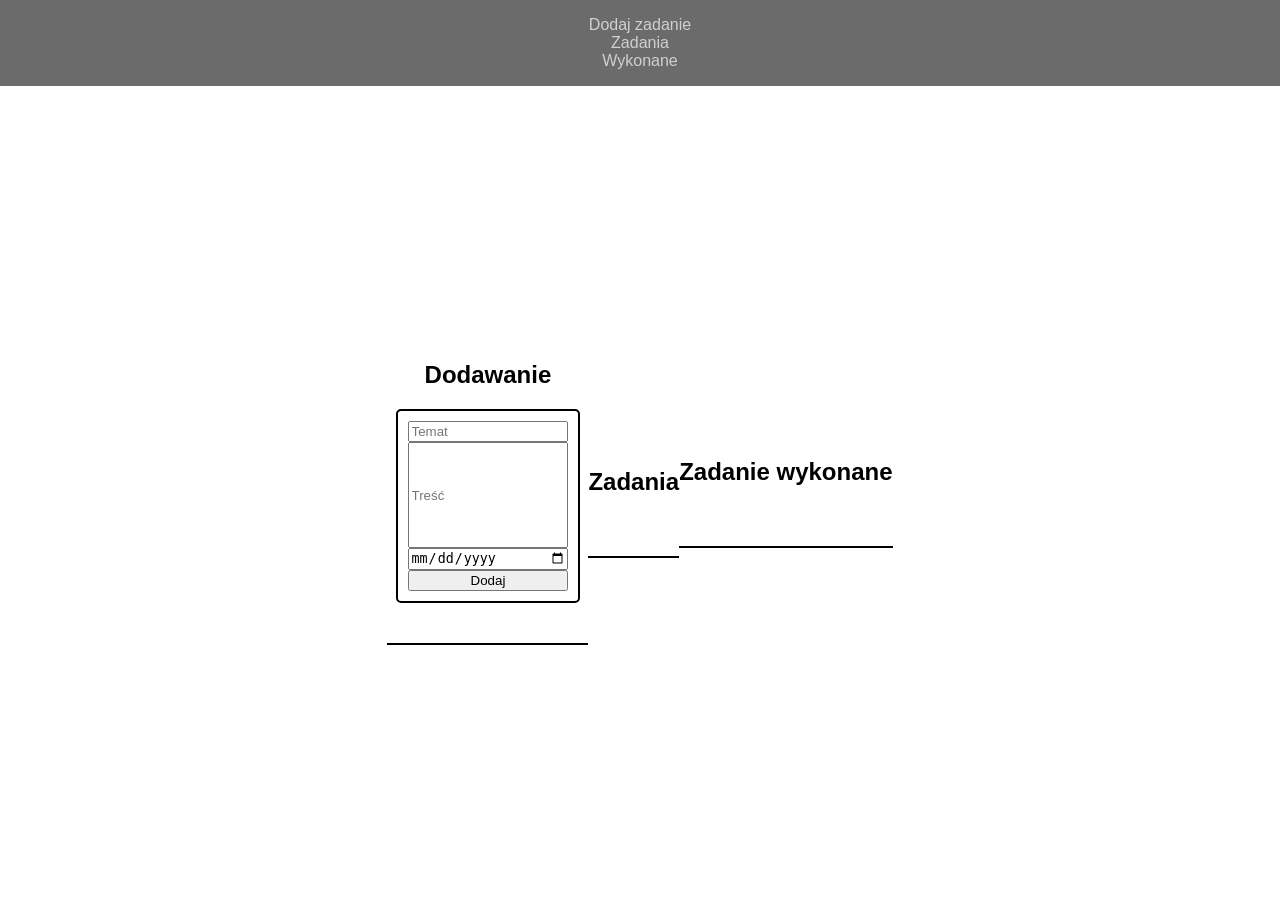
<file: 19 dzien z 38/index.html>
<!DOCTYPE html>
<html lang="en">
<head>
    <meta charset="UTF-8">
    <meta name="viewport" content="width=device-width, initial-scale=1.0">
    <title></title>
    <link rel="stylesheet" href="style.css">
</head>
<body>
    <header>
        <ul>
            <li><a href="#sec-up">Dodaj zadanie</a></li>
            <li><a href="#sec-mid">Zadania</a></li>
            <li><a href="#sec-down">Wykonane</a></li>
        </ul>
           </header>
           <div class="container"><section id="sec-up">
        <h2>Dodawanie</h2>
        <div id="form">
            
            <input type="text" placeholder="Temat" id="temat-zad">
            <input type="text" placeholder="Treść" id="tresc-zad">
            <input type="date" placeholder="Data" id="data-zad">
            
            <button onclick="DodajZad()">Dodaj</button>

        </div>
    </section>
    <section id="sec-mid">
        <h2>Zadania</h2>
    </section>
    <section id="sec-down">
            <h2>Zadanie wykonane</h2>

        
    </section>
</div>
    
    <footer></footer>
    


    <script src="js.js"></script>
</body>
</html>
</file>
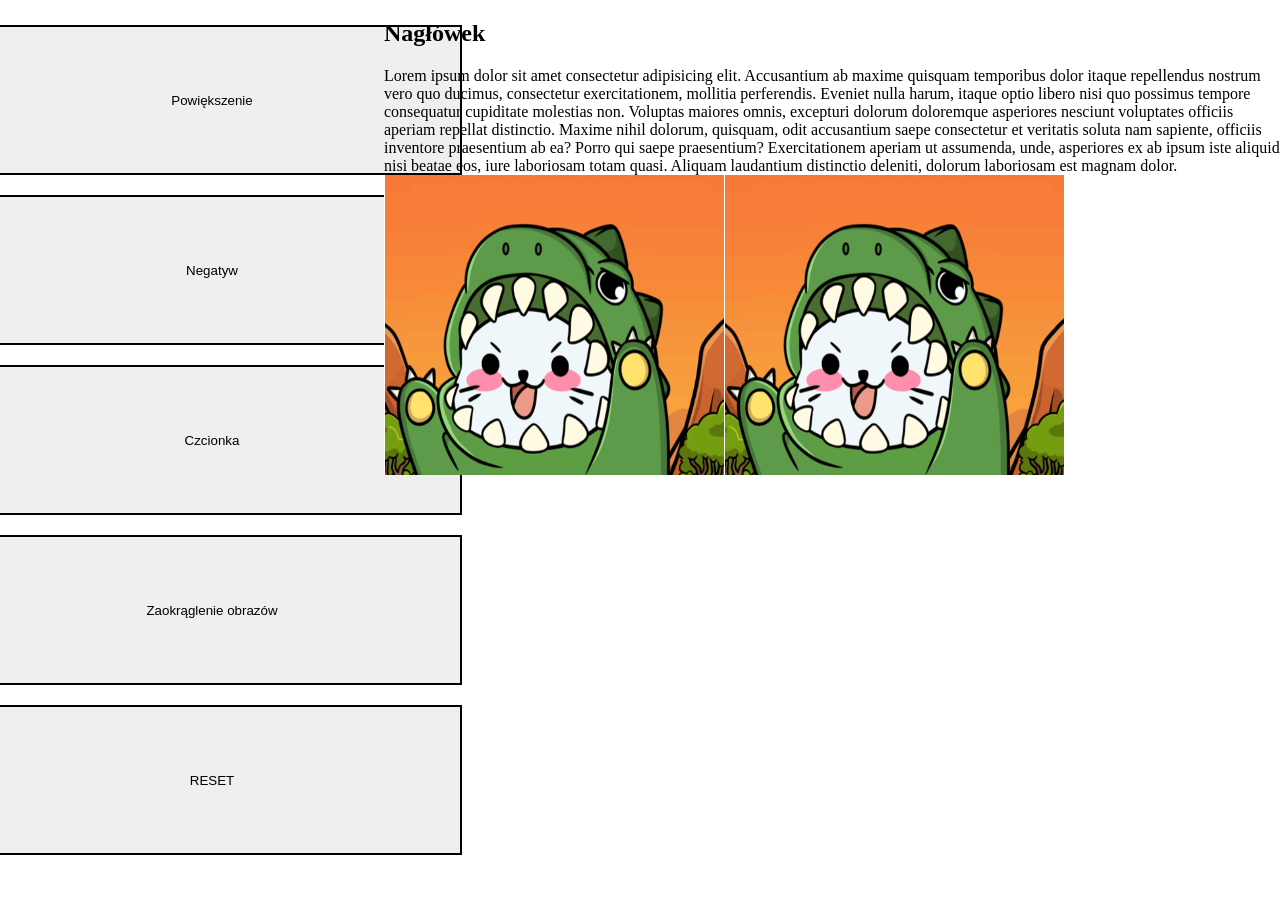
<file: 20 dzien z 38/index.html>
<!DOCTYPE html>
<html lang="en">
<head>
    <meta charset="UTF-8">
    <meta name="viewport" content="width=device-width, initial-scale=1.0">
    <link rel="stylesheet" href="style.css">
    <title>DoCK</title>
</head>
<body id="body">
    <section id="left">
        <ul>
            <li><button  onclick="zmiana(1)">Powiększenie</button></li>
            <li><button  onclick="zmiana(2)">Negatyw</button></li>
            <li><button  onclick="zmiana(3)">Czcionka</button></li>
            <li><button  onclick="zmiana(4)">Zaokrąglenie obrazów</button></li>
            <li><button  onclick="zmiana(5)">RESET</button></li>
        </ul>
    </section>
    <section id="right">
        <div id="naglowek"><h1>Nagłówek</h1></div>
        <div id="text">Lorem ipsum dolor sit amet consectetur adipisicing elit. Accusantium ab maxime quisquam temporibus dolor itaque repellendus nostrum vero quo ducimus, consectetur exercitationem, mollitia perferendis. Eveniet nulla harum, itaque optio libero nisi quo possimus tempore consequatur cupiditate molestias non. Voluptas maiores omnis, excepturi dolorum doloremque asperiores nesciunt voluptates officiis aperiam repellat distinctio. Maxime nihil dolorum, quisquam, odit accusantium saepe consectetur et veritatis soluta nam sapiente, officiis inventore praesentium ab ea? Porro qui saepe praesentium? Exercitationem aperiam ut assumenda, unde, asperiores ex ab ipsum iste aliquid nisi beatae eos, iure laboriosam totam quasi. Aliquam laudantium distinctio deleniti, dolorum laboriosam est magnam dolor.</div>
        <div id="images">
            <div id="img-left"><img src="Zrzut ekranu 2025-09-17 131249.png" alt="Kot" id="kotl"></div>
            <div id="img-right"><img src="Zrzut ekranu 2025-09-17 131249.png" alt="Kot" id="kotr"></div>
        </div>
    </section>


    <script src="js.js"></script>
</body>
</html>
</file>
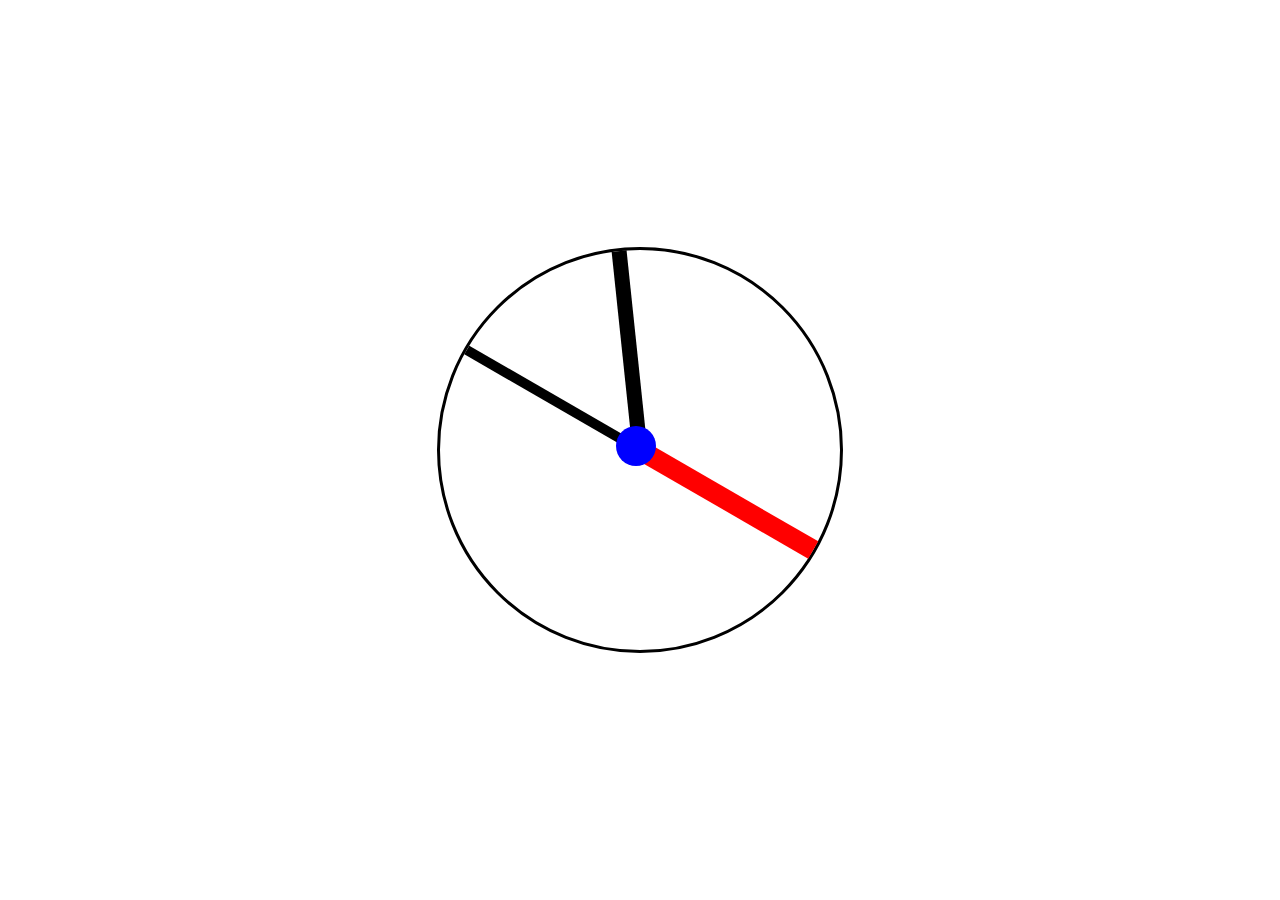
<file: 29 dzien z 38/inde.html>
<!DOCTYPE html>
<html lang="en">
<head>
    <meta charset="UTF-8">
    <meta name="viewport" content="width=device-width, initial-scale=1.0">
    <title>Zegar</title>
    <link rel="stylesheet" href="css.css">
</head>
<body>
   <section id="srod">
    <div id="zegar">
        <div id="kolko"></div>
        <div class="wskaz" id="godz"></div>
        <div class="wskaz" id="min"></div>
        <div class="wskaz" id="sec"></div>
   </div></section>
    




    <script src="js.js"></script>
</body>
</html>
</file>
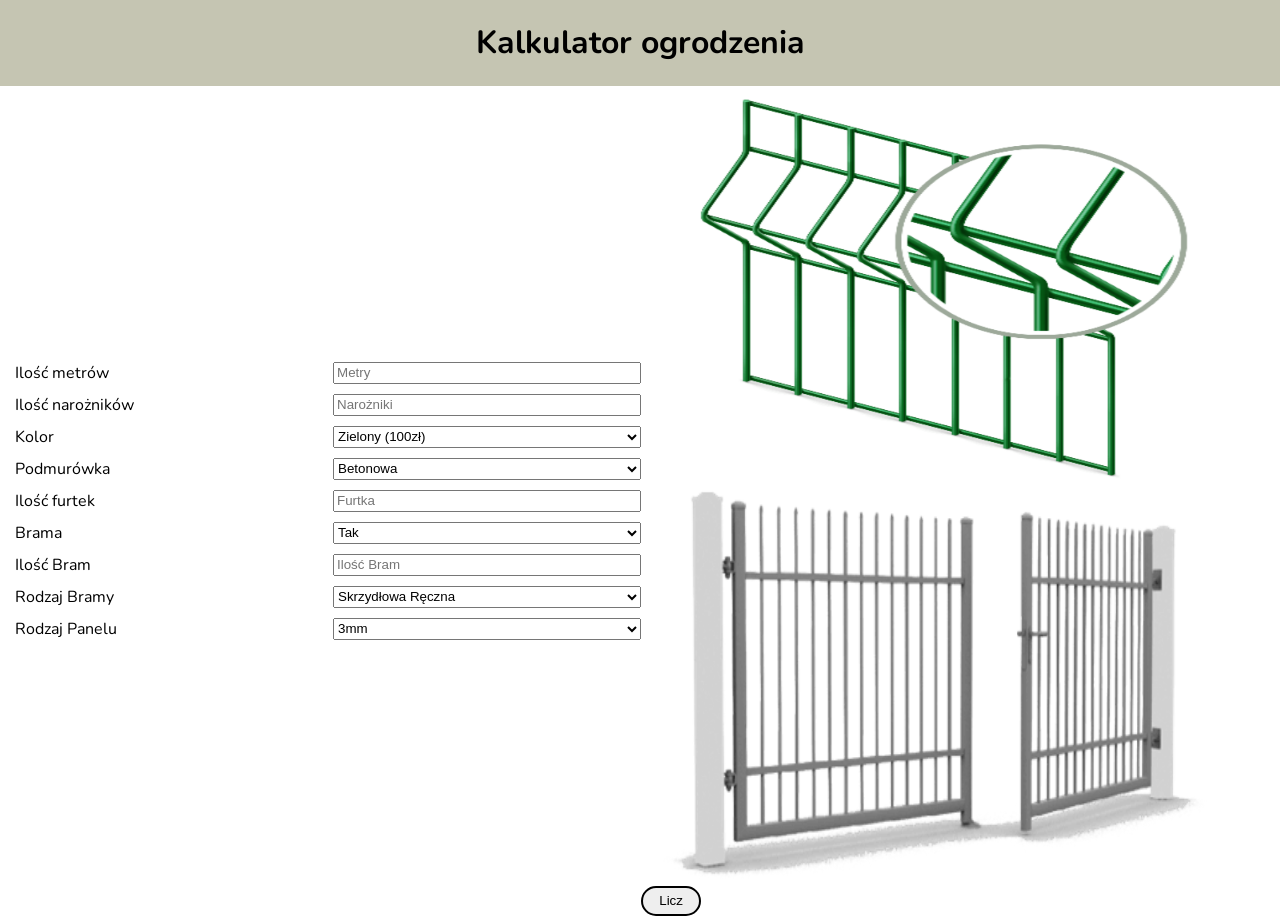
<file: 31 dzien z 38/html.html>
<!DOCTYPE html>
<html lang="en">
<head>
    <meta charset="UTF-8">
    <meta name="viewport" content="width=device-width, initial-scale=1.0">
    <title>Płot</title>
    <link rel="stylesheet" href="css.css">
</head>
<body>
    <header><h1>Kalkulator ogrodzenia</h1></header>
    <section id="mid">
        <div id="left">
            <label for="metr">Ilość metrów</label>
            <input type="number" placeholder="Metry" id="metr">
            <label for="naroz">Ilość narożników</label>
            <input type="number" placeholder="Narożniki" id="naroz">
            <label for="color">Kolor</label>
            <select name="Kolor" id="color">
                <option value="zielony plot.png">Zielony       (100zł)</option>
                <option value="plot.png">Czarny        (110zł)</option>
                <option value="grafit.png">Grafitowy     (120zł)</option>
                <option value="ocynk.png">Ocynkowany     (0zł)</option>
            </select>
            <label for="podm">Podmurówka</label>
            <select name="Podmurówka" id="podm">
                <option value="betonowa">Betonowa</option>
                <option value="brak">Brak</option>
            </select>
            <label for="furtka">Ilość furtek</label>
            <input type="number" id="furtka" placeholder="Furtka">
            <label for="bram">Brama</label>
            <select name="Brama" id="bram">
                <option value="1">Tak</option>
                <option value="2">Nie</option>
            </select>
            <label for="bram-il">Ilość Bram</label>
            <input type="number" placeholder="Ilość Bram" id="bram-il">
            <label for="bram-rodz">Rodzaj Bramy</label>
            <select name="Rodzaj" id="rodzaj">
                <option value="brama-skrzydlowa.png">Skrzydłowa Ręczna</option>
                <option value="brama-przesuwna.png">Przesuwna Ręczna</option>
                <option value="brama-skrzydlowa-aut.png">Skrzydłowa Automatyczna</option>
                <option value="brama-przesuwna-aut.png">Przesuwna Automatyczna</option>
            </select>
          
            <label for="panel">Rodzaj Panelu</label>
             <select name="panel" id="panel">
                <option value="3mm">3mm</option>
                <option value="4mm">4mm</option>
                <option value="5mm">5mm</option>
                
            </select>
           
           
        </div>
        <div id="right">
            <img src="zielony plot.png" alt="plot" id="imgPlot">
            <img src="brama-skrzydlowa.png" alt="brama" id="imgBrama"> 
            <button id="but" onclick="Oblicz()">Licz</button>
        </div>

        
    </section>

        <table id="table">
            <thead><tr>
                <th><h2>Fakture poproszę</h2></th>
            </tr></thead>
            <tbody id="tbody"></tbody>
            <tfoot id="tfoot"></tfoot>
        </table>
        <button id="back" onclick="back()">Powrót</button>










    <script src="js.js"></script>
</body>
</html>
</file>
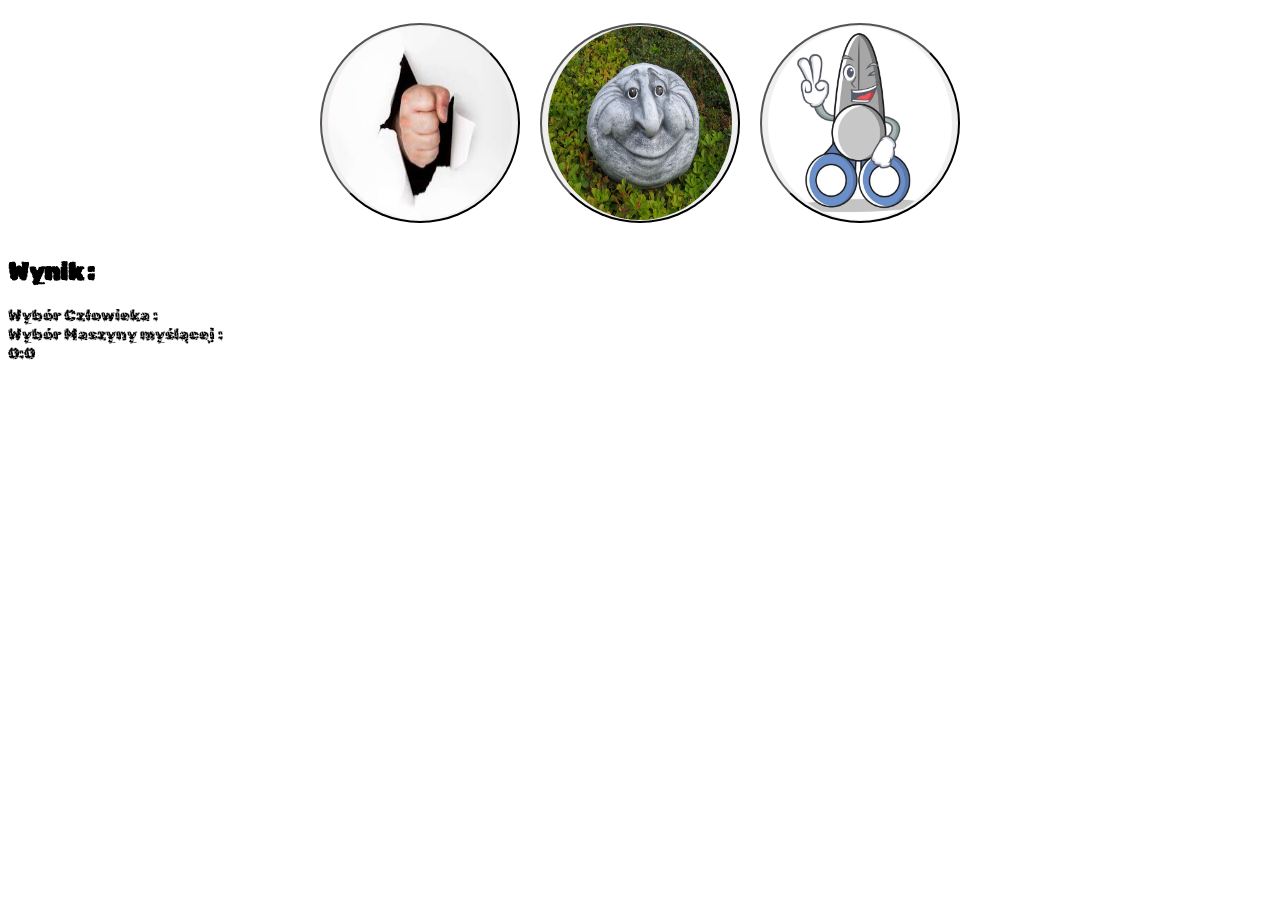
<file: 33 dzien z 38 - html,js.css/html.html>
<!DOCTYPE html>
<html lang="en">
<head>
    <meta charset="UTF-8">
    <meta name="viewport" content="width=device-width, initial-scale=1.0">
    <link rel="stylesheet" href="style.css">
    <title>Document</title>
</head>
<body id="body">
    <section id="przyc">
        <button id="papier" onclick="losowanie('papier')"><img src="papier.jpg" alt="papierek"></button>
        <button id="kamien" onclick="losowanie('kamien')"><img src="kamien.jpg" alt="kamienius"></button>
        <button id="nozyce" onclick="losowanie('nozyce')"><img src="nozyce.jpg" alt="nozyce"></button>

    </section>
    <section>
        <div id="wynikslowo"><h1>Wynik : <span id="wynik"></span></h1></div>
        <div id="wyborMojhahah"> Wybór Człowieka : <span id="wyborMoj"></span> </div>
        <div id="slowo"> Wybór Maszyny myślącej : <span id="wyborKomp"></span> </div>
    </section>
    
    <section>
        <div id="winy"><span id="win">0</span>:<span id="lose">0</span></div>
    </section>




    <script src="js.js"></script>
</body>
</html>
</file>
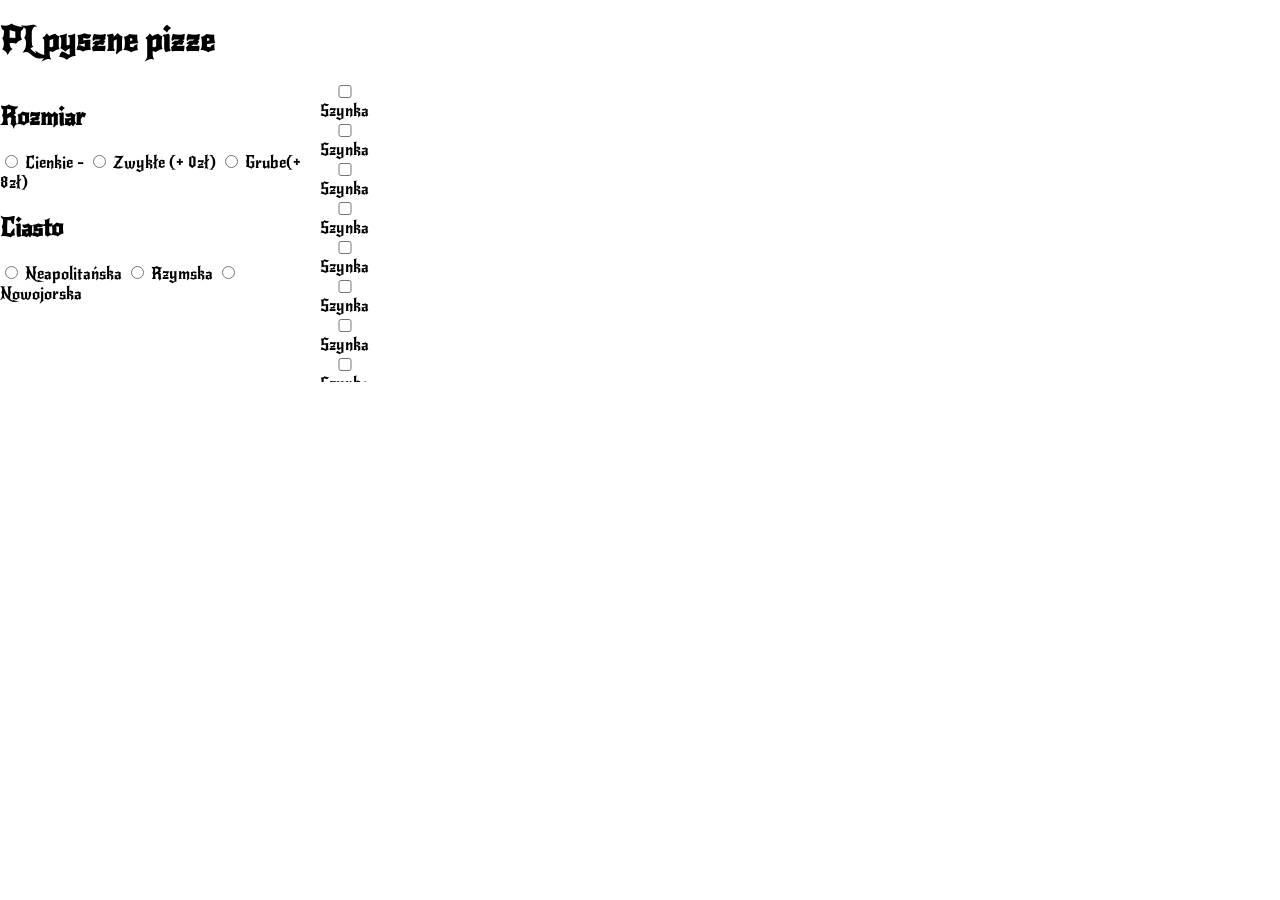
<file: 35 dzien z 38/html.html>
<!DOCTYPE html>
<html lang="en">
<head>
    <meta charset="UTF-8">
    <meta name="viewport" content="width=device-width, initial-scale=1.0">
    <link rel="stylesheet" href="css.css">
    <title>PL.pyszne</title>
</head>
<body>
    <header><h1>PL pyszne pizze</h1></header>
    <section id="mid">
        <div id="left">
            <div id="rozmiar">
                <h2>Rozmiar</h2>
                <input type="radio" id="cienkie" name="rozmiar">
                <label for="cienkie" value="cienkie">Cienkie -</label>
                <input type="radio" id="zwykle" name="rozmiar">
                <label for="zwykle">Zwykłe (+ 0zł)</label>
                <input type="radio" id="grube" name="rozmiar">
                <label for="grube">Grube(+ 8zł)</label>

            </div>
            <div id="ciasto">
                <h2>Ciasto</h2>
                <input type="radio" id="neapol" name="ciasto">
                <label for="cienkie">Neapolitańska</label>
                <input type="radio" id="rome" name="ciasto">
                <label for="zwykle">Rzymska</label>
                <input type="radio" id="nyc" name="ciasto">
                <label for="grube">Nowojorska</label>
            </div>
        </div>
        <div id="right">
            <input type="checkbox" id="szynka">
            <label for="szynka">Szynka</label>
            <input type="checkbox" id="szynka">
            <label for="szynka">Szynka</label>
            <input type="checkbox" id="szynka">
            <label for="szynka">Szynka</label>
            <input type="checkbox" id="szynka">
            <label for="szynka">Szynka</label>
            <input type="checkbox" id="szynka">
            <label for="szynka">Szynka</label>
            <input type="checkbox" id="szynka">
            <label for="szynka">Szynka</label>
            <input type="checkbox" id="szynka">
            <label for="szynka">Szynka</label>
            <input type="checkbox" id="szynka">
            <label for="szynka">Szynka</label>
            <input type="checkbox" id="szynka">
            <label for="szynka">Szynka</label>
            <input type="checkbox" id="szynka">
            <label for="szynka">Szynka</label>
            <input type="checkbox" id="szynka">
            <label for="szynka">Szynka</label>
            <input type="checkbox" id="szynka">
            <label for="szynka">Szynka</label>
            <input type="checkbox" id="szynka">
            <label for="szynka">Szynka</label>
            <input type="checkbox" id="szynka">
            <label for="szynka">Szynka</label>
            <input type="checkbox" id="szynka">
            <label for="szynka">Szynka</label>
            <input type="checkbox" id="szynka">
            <label for="szynka">Szynka</label>
            <input type="checkbox" id="szynka">
            <label for="szynka">Szynka</label>
            <input type="checkbox" id="szynka">
            <label for="szynka">Szynka</label>
            <input type="checkbox" id="szynka">
            <label for="szynka">Szynka</label>
            <input type="checkbox" id="szynka">
            <label for="szynka">Szynka</label>
            <input type="checkbox" id="szynka">
            <label for="szynka">Szynka</label>
            <input type="checkbox" id="szynka">
            <label for="szynka">Szynka</label>
            <input type="checkbox" id="szynka">
            <label for="szynka">Szynka</label>
            <input type="checkbox" id="szynka">
            <label for="szynka">Szynka</label>
            <input type="checkbox" id="szynka">
            <label for="szynka">Szynka</label>
            <input type="checkbox" id="szynka">
            <label for="szynka">Szynka</label>
            
        </div>
    </section>
    <script src="js.js"></script>
</body>
</html>
</file>
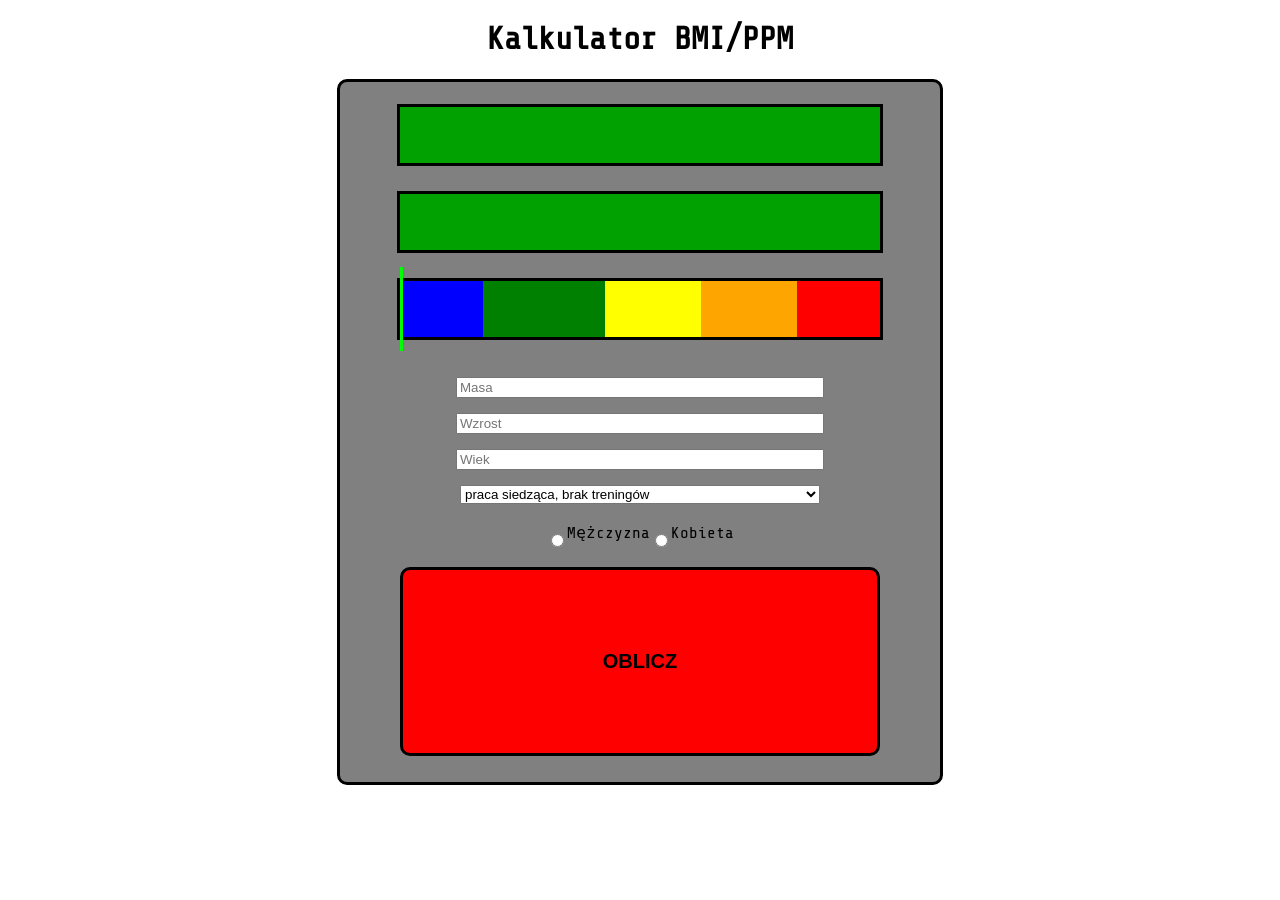
<file: 29 dzien z 38/kolejny wylew/html.html>
<!DOCTYPE html>
<html lang="en">
<head>
    <meta charset="UTF-8">
    <meta name="viewport" content="width=device-width, initial-scale=1.0">
    <title>Kalkulator</title>
    <link rel="stylesheet" href="style.css">
</head>
<body>
    <header><h1>Kalkulator BMI/PPM</h1></header>
    <section id="mid">
        <div id="kalk">
            <div id="up">
                <div id="BMI"></div>
                <div id="PPM"></div>
                <div id="skala"><div id="clr-1" class="clr"></div><div id="clr-2" class="clr"></div><div id="clr-3" class="clr"></div><div id="clr-4" class="clr"></div><div id="clr-5" class="clr"></div><div id="linia"></div></div>
            </div>
            <div id="down">
        <input type="text" placeholder="Masa" id="masa">
        <input type="text" placeholder="Wzrost" id="wzrost">
        <input type="text" placeholder="Wiek" id="wiek">
        <select id="aktywnosc">
            <option value="1">praca siedząca, brak treningów</option>
            <option value="2">niska aktywność</option>
            <option value="3">umiarkowana aktywność</option>
            <option value="4">wysoka aktywność</option>
        </select>
        <div class="choose">
            <input type="radio" name="plec" id="man" value="Mezczyzna"><Label for="man">Mężczyzna</Label>
            <input type="radio" name="plec" id="woman" value="Kobieta"><Label for="woman">Kobieta</Label>
        </div>
        
        
    </div>
    <div id="oblicz"><button id="guzik" onclick="oblicz()"><h1>OBLICZ</h1></button></div>
</div>

        

          
    </section>

    <script src="dzejes.js"></script>
</body>
</html>
</file>
<file: 19 dzien z 38/style.css>
html,body{
    width: 375px;
    margin: 0;
    padding: 0;
    display: flex;
    flex-direction: column;
    font-family: 'Segoe UI', Tahoma, Geneva, Verdana, sans-serif;
    align-items: center;

}
header{
    width: 100%;
    height: auto;
    background-color: rgb(107, 107, 107);
    display: flex;
    justify-content: center;
    

}
header a{
    text-decoration: none;
     color: rgba(255, 255, 255, 0.681);
}
header ul{
    padding: 0;
    list-style: none;
    text-decoration: none;
    display: flex;
    align-items: center;
    flex-direction: column;
   
    
}
.container{
    width: 100%;
    height: auto;
    display: flex;
    flex-direction: column;
    
}
#sec-up{
    display: flex;
    justify-content: center;
    align-items: center;
    flex-direction: column;
    padding-bottom: 40px;
    border-bottom: 2px black solid;
    
}
#form{
    display: flex;
    flex-direction: column;
    padding: 10px;
    border: 2px solid black;
    width: 80%;
    border-radius: 5px;
 
}
#sec-mid{
    display: flex;
    justify-content: center;
    
    flex-direction: column;
    margin-top: 20px;
    
    padding-bottom: 40px;
     list-style: none;
    text-decoration: none;
    border-bottom: 2px black solid;
}
#sec-mid h2{
    align-self: center;
}

#tresc-zad{
    height: 100px;
    
    
    
    
}
.kart{
    display: flex;
    flex-direction: column;
    padding: 10px;
    border: 2px solid black;
    width: 80%;
    border-radius: 5px;
    margin-top: 20px;
    text-wrap: wrap;
     list-style: none;
    text-decoration: none;
    
}
.teamt{
    font-weight: 500;
    font-size: xx-large;
}
#ulmid{
    width: 100%;
    display: flex;
    justify-content: center;
    align-items: center;
    flex-direction: column;
}
#sec-down{
    display: flex;
    justify-content: center;
    flex-direction: column;
    padding-bottom: 40px;
    border-bottom: 2px solid black;
}
#sec-down h2{
    align-self: center;
}
.li2{
    display: flex;
    flex-direction: column;
    padding: 10px;
    border: 2px solid black;
    width: 80%;
    border-radius: 5px;
    
    text-wrap: wrap;
     list-style: none;
    text-decoration: none;
}
@media screen and (min-width:425px){
    html,body{
        width: 100%;
        height: 100%;
        display: flex;
        
        
    }
    header{
        width: 100%;
        height: auto;
        display: flex;
        justify-content: center;
        
    }
   .container{
    width: 100%;
    height: 100%;
    display: flex;
    flex-direction: row;
    align-items: center;
    justify-content: center;
   }
   .sec-up{
    width: 33%;
    height:100% ;
    border: 2px black solid;
    float: left;
   }
   .sec-mid{
    width: 33%;
    height: 100%;
    border: 2px black solid;
float: left;
   }
   .sec-down{
    width: 33%;
    height: 100%;
    border: 2px black solid;
float: left;
   }
   
}
</file>
<file: 20 dzien z 38/style.css>
html, body{
    width: 100vw;
    height: 100vh;
    padding: 0;
    margin: 0;
    display: flex;
    flex-direction: row;
    
}
#left{
    width: 30%;
    height: 100%;
    display: flex;
    justify-content: center;
    align-items: center;
    flex-direction: column;
}
#left button{
    width: 500px;
    height: 150px;
    border: 2px solid black;
    list-style: none;
    text-decoration: none;
    margin-bottom: 20px;

}
#left ul{
    list-style: none;
}
#right{
    width: 70%;
    height: 100%;

}
#right img {
    width: 340px;
    height: 300px;
}
#img-right{
    display: flex;
    float: left;
}
#img-left{
    display: flex;
    float: left;
    
}
</file>
<file: 29 dzien z 38/css.css>
html, body{
    width: 100vw;
    height: 100vh;
    margin: 0;
    padding: 0;
    display: flex;
    justify-content: center;
    align-items: center;

    
}

#srod{
    width: 100%;
    height: 100%;
    display: flex;
    justify-content: center;
    align-items: center;
  
}

#zegar{
    width: 400px;
    height: 400px;
    border-radius: 50%;
    background-color: rgb(255, 255, 255);
    border: 3px solid black;
    position: relative;
}
.wskaz{
    width: 20px;
    height: 50%;
    
    position: absolute;
  
    left: 50%;
    transform-origin: bottom;
    transform: translateX(-50%) rotate(0deg);
    

}
#kolko{
    width: 10%;
    height: 10%;
    border-radius: 50px;
    position: absolute;
    background-color: blue;
    z-index: 99;
    left: 44%;
    top: 44%;

    
}
#godz{
    width: 20px;
    height: 50%;
    background-color: rgb(255, 0, 0);
    position: absolute;
    left: 50%;
 
    
    

}
#min{
    width: 15px;
    height: 50%;
    background-color: black;
    position: absolute;
    left: 50%;
   
}
#sec{
    width: 10px;
    height: 50%;
    background-color: black;
    position: absolute;
    left: 50%;
    
}
</file>
<file: 31 dzien z 38/css.css>
@import url('https://fonts.googleapis.com/css2?family=Nunito:ital,wght@0,200..1000;1,200..1000&display=swap');
html,body{
    padding: 0;
    margin: 0;
    font-family: "Nunito", sans-serif;
    font-optical-sizing: auto;
    font-weight: 400;
    font-style: normal;
    position: relative;
   
}
header{
    width: 100%;
    display: flex;
    justify-content: center;
    align-items: center;
    background-color: rgb(197, 197, 178);
}

#mid{
    width: 100%;
    
    display: flex;
    align-items: center;
    
}
#left{
    width: 49%;
    
    padding-left: 15px;
    display: grid;
    grid-template-columns: 1fr 1fr;
    grid-template-rows: 1fr 1fr 1fr 1fr;
    gap: 10px;
    

}
#right{
    width: 50%;
    display: grid;
    grid-template-columns: 1fr ;
    grid-template-rows: 1fr 1fr;
}
#right img{
    width: 600px;
    height: 400px;
}
#but{
    width: 60px;
    height: 30px;
    background-color: rgb(238, 238, 238);
    border: 2px solid black;
    border-radius: 25px;

}
#table{
    position: absolute;
    left: 40%;
    top: 20%;
    display: none;
    flex-direction: column;
    align-items: center;
    border: 2px solid black;
    
    
}
#tbody tr{
    border: 2px solid black;
    

    
}
#back{
    width: 60px;
    height: 30px;
    background-color: rgb(238, 238, 238);
    border: 2px solid black;
    border-radius: 25px;
    position: absolute;
    left: 47%;
    top: 53%;
    display: none;
    align-items: center;
}
</file>
<file: 33 dzien z 38 - html,js.css/style.css>
@import url('https://fonts.googleapis.com/css2?family=Rubik+Storm&display=swap');

html,body{
   font-family: "Rubik Storm", system-ui;
  font-weight: 400;
  font-style: normal;
}

#przyc{
    display: flex;
    justify-content: center;
}
#przyc button{
    width: 200px;
    height: 200px;
    border-radius: 50%;
    margin: 15px 10px;
}
 img{
    width: 100%;
    height: 100%;
    border-radius: 50%;
}
</file>
<file: 35 dzien z 38/css.css>
@import url('https://fonts.googleapis.com/css2?family=New+Rocker&display=swap');
html,body{
    width: 100%;
padding: 0;
margin: 0;
font-family: "New Rocker", system-ui;
  font-weight: 400;
  font-style: normal;
}
header{
    padding: 0;
    margin: 0;
}
#mid{
    
    display: flex;
    flex-direction: row;

}
#left{
    width: 25%;
    height: 100%;
    display: flex;
    flex-direction: column;
}
#right{
    height: 300px;
    display: flex;
    overflow: scroll;
    flex-direction: column;
}
</file>
<file: 29 dzien z 38/kolejny wylew/style.css>
@import url('https://fonts.googleapis.com/css2?family=Share+Tech+Mono&display=swap');
html,body{
    padding: 0;
    margin: 0;
    font-family: "Share Tech Mono", monospace;
  font-weight: 400;
  font-style: normal;
}
header{
    width: 100%;
    display: flex;
    justify-content: center;
}

#mid{
    width: 100%;
    display: flex;
    justify-content: center;
    align-items: center;

}
#kalk{
    width: 600px;
    height: 700px;
    background-color: gray;
    display: flex;
    align-items: center;
    border-radius: 10px;
    flex-direction: column;
    border: 3px solid black;
}

#up{
    width: 100%;
    height: 40%;
    display: flex;
    align-items: center;
    justify-content: center;
    flex-direction: column;
}
#BMI{
    width: 80%;
    background-color: rgb(0, 161, 0);
    height: 20%;
    margin-bottom: 25px;
     border: 3px solid black;
     display: flex;
     justify-content: center;
     align-items: center;
     font-size: xx-large;
}
#PPM{
    width: 80%;
    background-color: rgb(0, 161, 0);
    height: 20%;
    margin-bottom: 25px;
     border: 3px solid black;
     display: flex;
     justify-content: center;
     align-items: center;
     font-size: xx-large;
}
#skala{
    width: 80%;
    border: 3px solid black;
    height: 20%;
    position: relative;
    display: flex;
    align-items: center;
    flex-direction: row;
}
#down{
    width: 100%;
    display: flex;
    align-items: center;
    flex-direction: column;
}
#down input{
    margin-top: 15px;
    width: 60%;
}
#down select{
    margin-top: 15px;
    width: 60%;
     margin-bottom: 15px;
}
.choose{
    display: flex;
    flex-direction: row;
    align-items: center;

}
.choose label{
    margin: 0;
    display: flex;
    
}
#oblicz{
    width: 80%;
    height: 27%;
    margin-top: 20px;
  
    display: flex;
    justify-content: center;
    align-items: center;
}
#guzik{
    width: 100%;
    height: 100%;
    background-color: red;
    border-radius: 10px;
    border: 3px solid black;
}
.clr{

    height: 100%;
    
}
#clr-1{
    background-color: blue;
    width: 17.2%;
}
#clr-2{
    background-color: green;
    width: 25.6%;
}
#clr-3{
    background-color: yellow;
    width: 20%;
}
#clr-4{
    background-color: orange;
    width: 20%;
}
#clr-5{
    background-color: red;
    width: 17.2%;
}
#linia{
    position: absolute;
    width: 3px;
    
    height: 150%;
    background-color: rgb(0, 255, 0);
    
    
}
</file>
